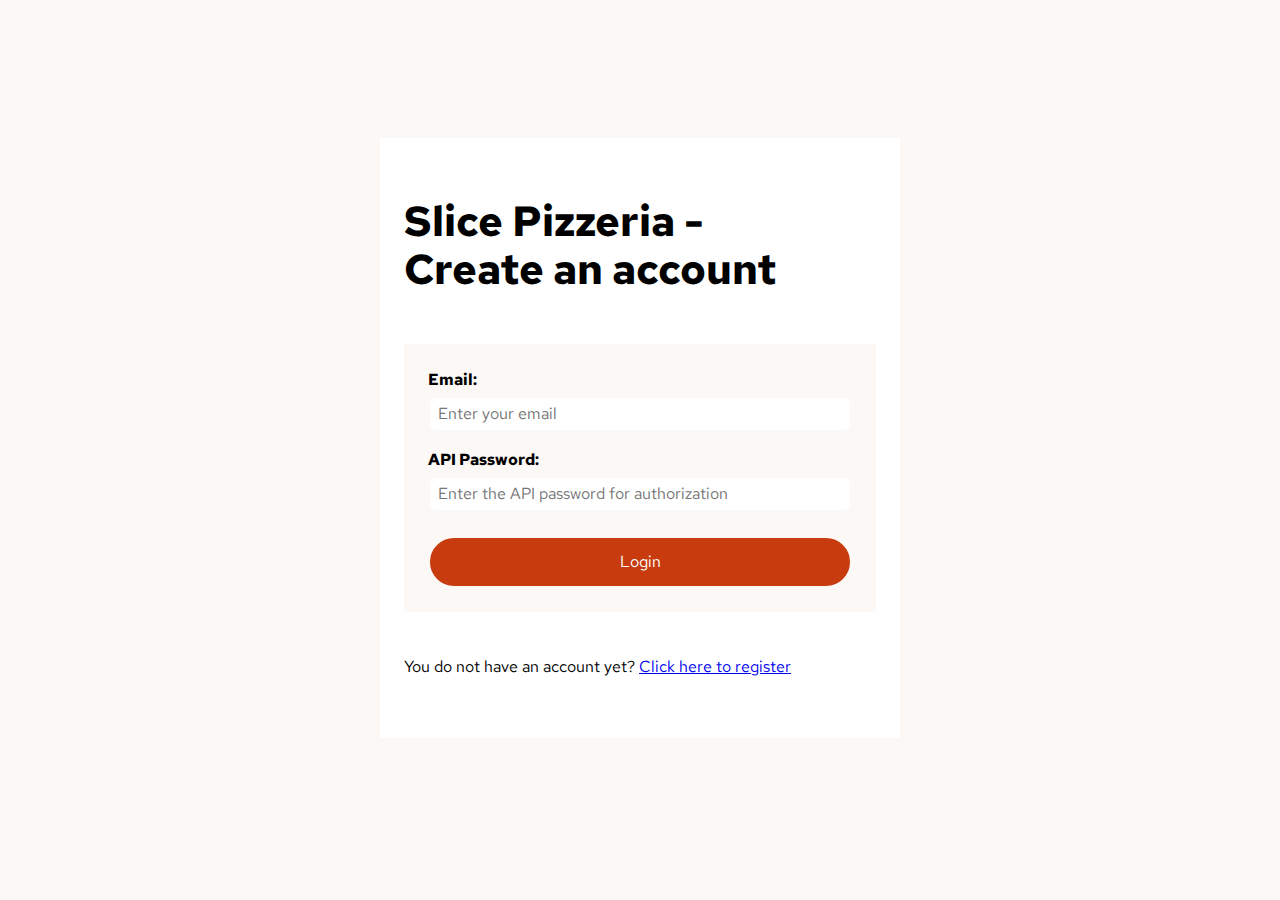
<file: index.html>
<!DOCTYPE html>
<html lang="en">
  <head>
    <meta charset="UTF-8" />
    <meta name="viewport" content="width=device-width, initial-scale=1.0" />

    <title>Eden School - Slice Pizzeria - Login</title>

    <link rel="preconnect" href="https://fonts.googleapis.com" />
    <link rel="preconnect" href="https://fonts.gstatic.com" crossorigin />
    <link
      href="https://fonts.googleapis.com/css2?family=Red+Hat+Text:ital,wght@0,300..700;1,300..700&display=swap"
      rel="stylesheet"
    />

    <link rel="stylesheet" href="./css/normalize.css" />
    <link rel="stylesheet" href="./css/reset.css" />
    <link rel="stylesheet" href="./css/login.css" />
  </head>
  <body>
    <main>
      <h1>Slice Pizzeria - Create an account</h1>
      <form class="login-form">
        <label for="email">Email: </label>
        <input
          id="input-email"
          type="text"
          placeholder="Enter your email"
          name="email"
          required
        />

        <label for="apipassword">API Password: </label>
        <input
          id="input-api-password"
          type="password"
          placeholder="Enter the API password for authorization"
          name="apipassword"
          required
        />

        <input id="input-submit" type="submit" value="Login" />
      </form>

      <p>
        You do not have an account yet?
        <a href="./pages/register.html">Click here to register</a>
      </p>
    </main>
    <script src="./js/login.js"></script>
  </body>
</html>
</file>
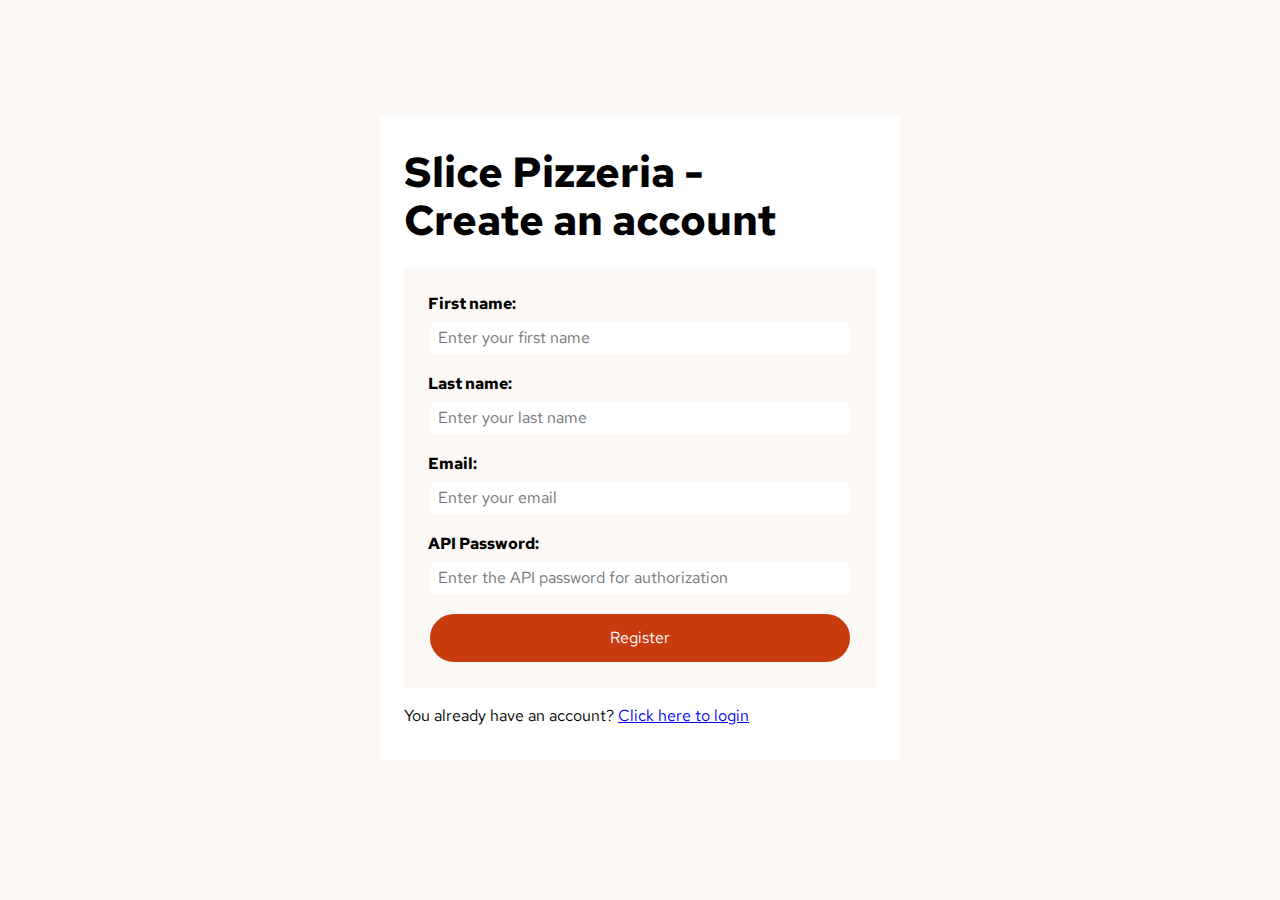
<file: pages/register.html>
<!DOCTYPE html>
<html lang="en">
  <head>
    <meta charset="UTF-8" />
    <meta name="viewport" content="width=device-width, initial-scale=1.0" />

    <title>Eden School - Slice Pizzeria - Register</title>

    <link rel="preconnect" href="https://fonts.googleapis.com" />
    <link rel="preconnect" href="https://fonts.gstatic.com" crossorigin />
    <link
      href="https://fonts.googleapis.com/css2?family=Red+Hat+Text:ital,wght@0,300..700;1,300..700&display=swap"
      rel="stylesheet"
    />

    <link rel="stylesheet" href="../css/normalize.css" />
    <link rel="stylesheet" href="../css/reset.css" />
    <link rel="stylesheet" href="../css/register.css" />
  </head>
  <body>
    <main>
      <h1>Slice Pizzeria - Create an account</h1>
      <form class="register-form">
        <label for="firstname">First name: </label>
        <input
          id="input-firstname"
          class=""
          type="text"
          placeholder="Enter your first name"
          name="firstname"
          required
        />

        <label for="lastname">Last name: </label>
        <input
          id="input-lastname"
          type="text"
          placeholder="Enter your last name"
          name="lastname"
          required
        />

        <label for="email">Email: </label>
        <input
          id="input-email"
          type="text"
          placeholder="Enter your email"
          name="email"
          required
        />

        <label for="apipassword">API Password: </label>
        <input
          id="input-api-password"
          type="password"
          placeholder="Enter the API password for authorization"
          name="apipassword"
          required
        />

        <input id="input-submit" type="submit" value="Register" />
      </form>
      <p>
        You already have an account?
        <a href="../index.html">Click here to login</a>
      </p>
    </main>
    <script src="../js/register.js"></script>
  </body>
</html>
</file>
<file: css/login.css>
:root {
  --beaver: #87635a;
  --black: #000;
  --clam-shell: #caafa7;
  --dawn-pink: #f5eeec;
  --fantasy: #fcf8f6;
  --graphite: #260f08;
  --mountain-meadow: #1ea575;
  --parlap: #ad8a85;
  --tia-maria: #c73b0f;
  --white: #fff;

  --red-hat-ff: "Red Hat Text", sans-serif;
}

.hidden {
  display: none !important;
}

body {
  background-color: var(--fantasy);
  padding-bottom: 24px;
  font-family: var(--red-hat-ff);
  min-width: 100vw;
  min-height: 100vh;
  display: flex;
  justify-content: center;
  align-items: center;
}

main {
  background-color: var(--white);
  min-height: 600px;
  width: 520px;
  display: flex;
  flex-direction: column;
  justify-content: space-evenly;
  padding: 32px 24px 32px 24px;
}

h1 {
  font-size: 42px;
  font-weight: 700;
  line-height: 48px;
  margin-top: 0;
  margin-bottom: 24px;
}

form {
  background-color: var(--fantasy);
  padding: 24px;
  margin-bottom: 16px;
}

label {
  display: block;
  margin-bottom: 4px;
  font-weight: 700;
}

input {
  display: block;
  width: 100%;
  margin-bottom: 16px;
  outline: none;
  border: 2px solid var(--fantasy);
  padding: 4px 8px;
  border-radius: 8px;
}

.not-filled {
  border: 2px solid red;
}

#input-api-password {
  margin-bottom: 24px;
}

#input-submit {
  background-color: var(--tia-maria);
  color: var(--white);
  text-align: center;
  padding-top: 12px;
  padding-bottom: 12px;
  text-decoration: none;
  border-radius: 28px;
  cursor: pointer;
  margin-bottom: 0;
}
</file>
<file: css/register.css>
:root {
  --beaver: #87635a;
  --black: #000;
  --clam-shell: #caafa7;
  --dawn-pink: #f5eeec;
  --fantasy: #fcf8f6;
  --graphite: #260f08;
  --mountain-meadow: #1ea575;
  --parlap: #ad8a85;
  --tia-maria: #c73b0f;
  --white: #fff;

  --red-hat-ff: "Red Hat Text", sans-serif;
}

.hidden {
  display: none !important;
}

body {
  background-color: var(--fantasy);
  padding-bottom: 24px;
  font-family: var(--red-hat-ff);
  min-width: 100vw;
  min-height: 100vh;
  display: flex;
  justify-content: center;
  align-items: center;
}

main {
  background-color: var(--white);
  min-height: 600px;
  width: 520px;
  display: flex;
  flex-direction: column;
  padding: 32px 24px 32px 24px;
}

h1 {
  font-size: 42px;
  font-weight: 700;
  line-height: 48px;
  margin-top: 0;
  margin-bottom: 24px;
}

form {
  background-color: var(--fantasy);
  padding: 24px;
  margin-bottom: 16px;
}

label {
  display: block;
  margin-bottom: 4px;
  font-weight: 700;
}

input {
  display: block;
  width: 100%;
  margin-bottom: 16px;
  outline: none;
  border: 2px solid var(--fantasy);
  padding: 4px 8px;
  border-radius: 8px;
}

.not-filled {
  border: 2px solid red;
}

#input-api-password {
  margin-bottom: 24;
}

#input-submit {
  background-color: var(--tia-maria);
  color: var(--white);
  text-align: center;
  padding-top: 12px;
  padding-bottom: 12px;
  text-decoration: none;
  border-radius: 28px;
  cursor: pointer;
  margin-bottom: 0;
}
</file>
